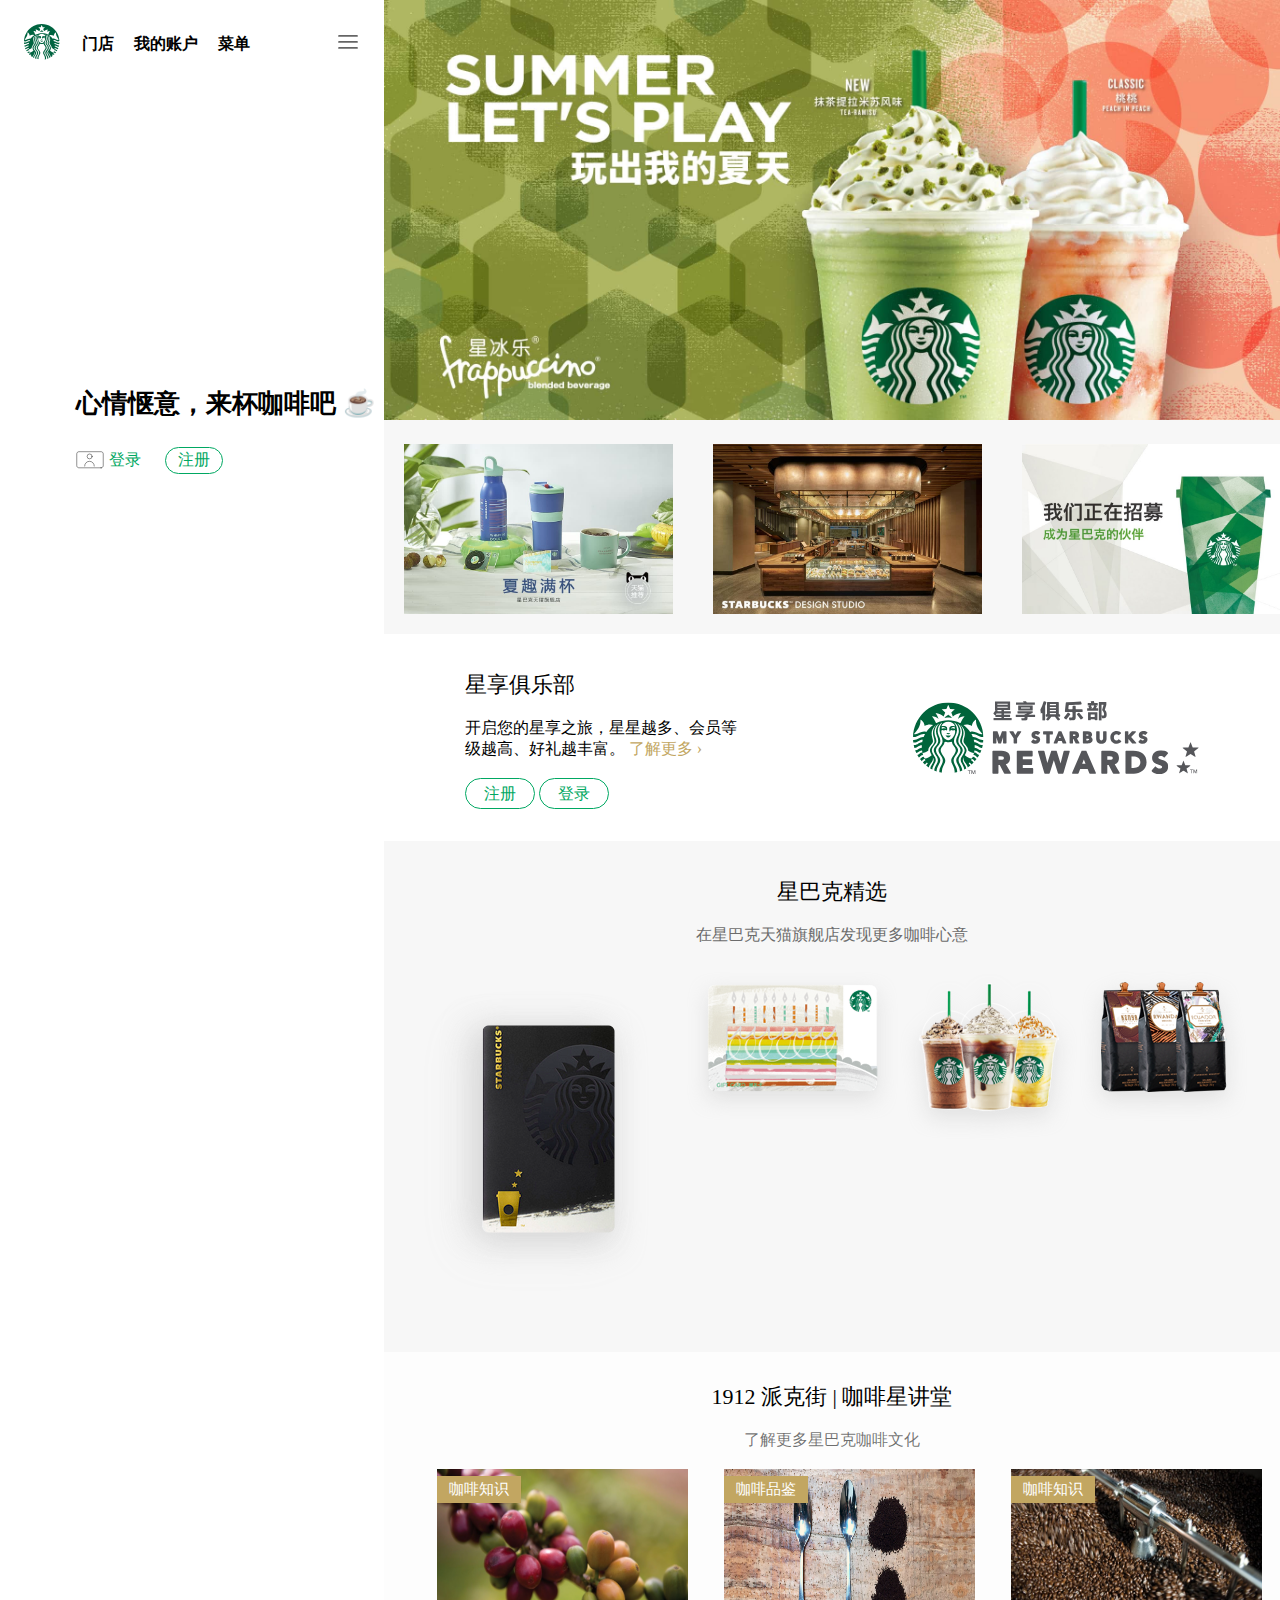
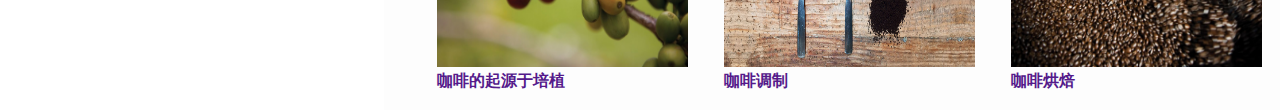
<file: starbucks/index.html>
<!DOCTYPE html>
<html lang="en">
<head>
    <meta charset="UTF-8">
    <meta name="viewport"
          content="width=device-width, user-scalable=no, initial-scale=1.0, maximum-scale=1.0, minimum-scale=1.0">
    <title>星巴克starbucks</title>
    <link rel="stylesheet" href="index.css">
</head>
<body>
    <nav id="nav">
        <div id="container">
            <header>
                <div class="primary">
                    <a href="" class="logo">
                        <img src="img/logo.svg" alt="">
                    </a>
                    <ul>
                        <li class="stores">
                            <a href="">门店</a>
                        </li>
                        <li class="account">
                            <a href="">我的账户</a>
                        </li>
                        <li class="menu">
                            <a href="">菜单</a>
                        </li>
                    </ul>
                </div>
                <div class="ham">
                    <a href="">
                        <img src="img/icon-hamburger.svg" alt="" class="hamburger">
                    </a>
                </div>
            </header>
        </div>
        <div class="body">
            <div class="display_1">
                <span>心情惬意，来杯咖啡吧&nbsp;☕</span>
            </div>
            <div class="display_2">
                <a href="" class="sign-in">
                    <img src="img/icon-account.svg" alt="">
                    <span>登录</span>
                </a>
                <a href="" class="button-small">
                    <span>注册</span>
                </a>
            </div>
        </div>
    </nav>
    <div id="img-box">
        <img src="img/kv-beve.jpg" alt="">
        <section class="promotion">
            <img src="img/22.jpg" alt="">
            <img src="img/33.jpg" alt="">
            <img src="img/44.jpg" alt="">
        </section>
        <section class="program">
            <div class="wrapper1">
                <h2 class="wrapper-mobile">
                    星享俱乐部
                </h2>
                <p class="right-wrapper-mobile">
                    开启您的星享之旅，星星越多、会员等级越高、好礼越丰富。
                    <a href="" class="button-link">
                        了解更多 ›
                    </a>
                </p>
                <p class="flex-wrap">
                    <a href="" class="home-signup">注册</a>
                    <a href="" class="home-login">登录</a>
                </p>
            </div>
            <div class="wrapper2">
                <img src="img/55.svg" alt="">
            </div>
        </section>
        <section class="tmall-center">
            <div class="wrapper1">
                <h2 class="wrapper-mobile">
                    星巴克精选
                </h2>
                <p class="light wrapper-mobile">
                    在星巴克天猫旗舰店发现更多咖啡心意
                </p>
            </div>
            <div class="wrapper2">
                <ul class="grid-column">
                    <li>
                        <img src="img/card-01.png" alt="" class="card-01">
                    </li>
                    <li>
                        <img src="img/card-02.png" alt=""class="card-02">
                    </li>
                    <li>
                        <img src="img/card-03.png" alt="" class="card-03">
                    </li>
                    <li>
                        <img src="img/card-04.png" alt="" class="card-04">
                    </li>
                </ul>
            </div>
        </section>
        <section class="coffeehouse">
            <div class="wrapper3">
                <h2 class="wrapper-mobile">1912 派克街 | 咖啡星讲堂</h2>
                <p class="light wrapper-mobile">了解更多星巴克咖啡文化</p>
            </div>
            <div class="scroll-wrapper3">
                <a href=""class="origin">
                    <img src="img/bottom-01.jpg" alt="">
                    <span class="tag1">咖啡知识</span>
                    <strong>咖啡的起源于培植</strong>
                </a>
                <a href="" class="mentals">
                    <img src="img/bottom-02.jpg" alt="">
                    <span class="tag2">咖啡品鉴</span>
                    <strong>咖啡调制</strong>
                </a>
                <a href="" class="roast">
                    <img src="img/bottom-03.jpg" alt="">
                    <span class="tag3">咖啡知识</span>
                    <strong>咖啡烘焙</strong>
                </a>
            </div>
        </section>
    </div>
</body>
</html>
</file>
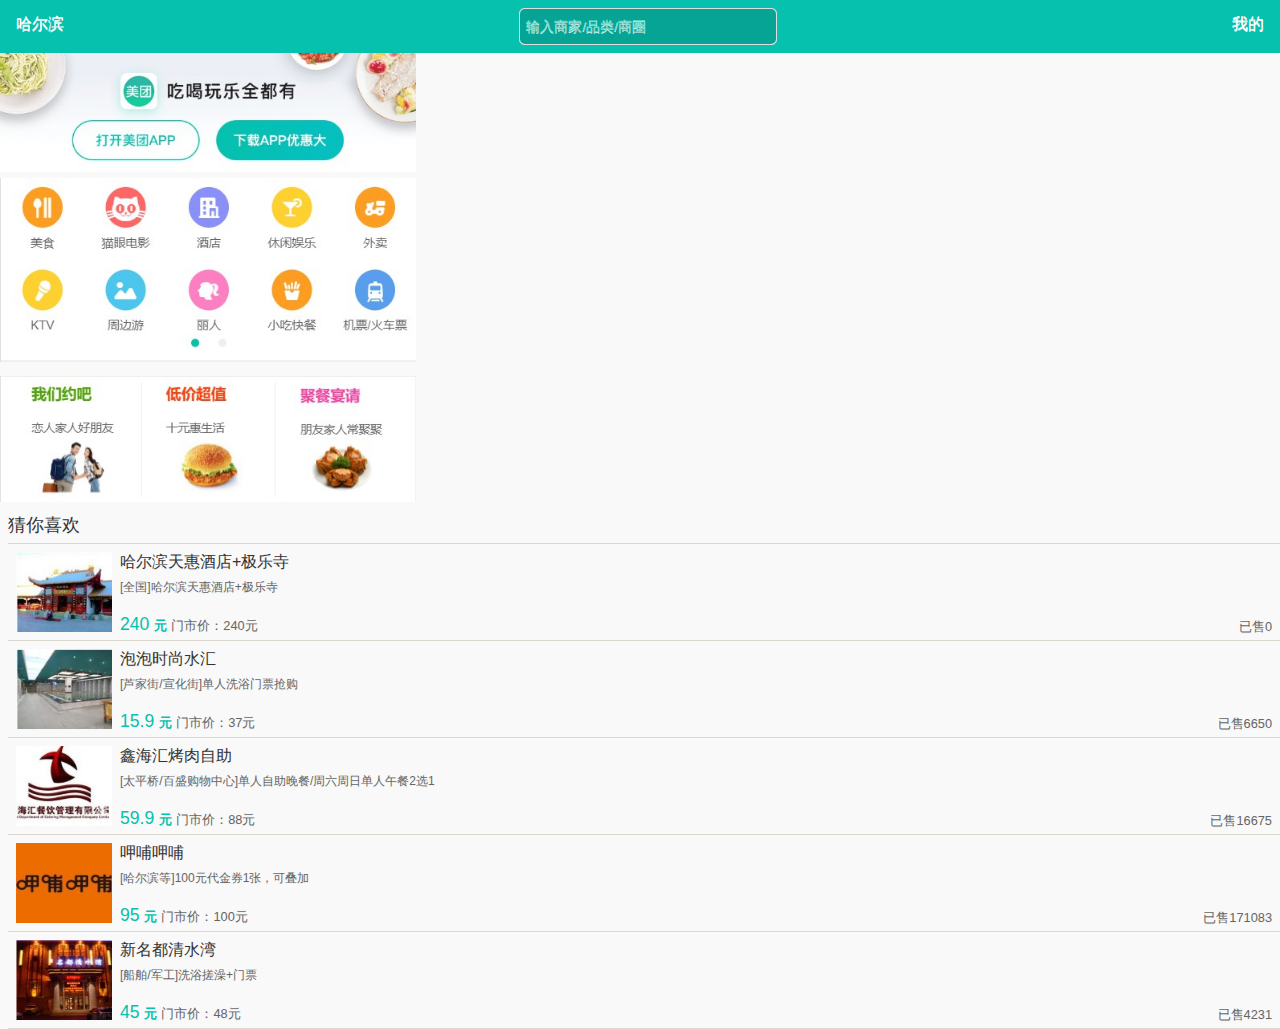
<file: 美团/index.html>
<!DOCTYPE html>
<html lang="en">
<head>
    <meta charset="UTF-8">
    <meta name="viewport"
          content="width=device-width, user-scalable=no, initial-scale=1.0, maximum-scale=1.0, minimum-scale=1.0">
    <title>Title</title>
    <script src="jquery-1.12.4.js"></script>
    <script src="jquery.mobile-1.4.5.js"></script>
    <link rel="stylesheet" href="jquery.mobile-1.4.5.min.css">
    <link rel="stylesheet" href="index.css">
</head>
<body>
    <header class="navbar header">
        <div class="nav-wrap-left">
            <span class="nav-city">
                哈尔滨
            </span>
        </div>
        <div class="box-search">
            <input type="text" placeholder="输入商家/品类/商圈">
        </div>
        <div class="nav-wrap-right">
            <span>我的</span>
        </div>
    </header>
    <div class="banner-load">
        <img src="img/1.jpg" alt="">
    </div>
    <div class="list-in">
        <img src="img/2.jpg" alt="" class="list1">
        <img src="img/3.jpg" alt="" class="list2">
    </div>
    <div class="daogou">
        <img src="img/4.jpg" alt="">
    </div>
    <div class="guesslike">
        <div class="like">
            <span>猜你喜欢</span>
        </div>
        <div class="like-what">
            <a href="" class="react1">
                <img src="img/6.jpg" alt="">
                <div class="dealcard">
                    <div class="dealcard-brand">
                        哈尔滨天惠酒店+极乐寺
                    </div>
                    <div class="dealcard-title">
                        [全国]哈尔滨天惠酒店+极乐寺
                    </div>
                    <div class="price">
                        <span class="strong">240</span>
                        <span class="strong-color">元</span>
                        <span class="price-normal">门市价：240元</span>
                    </div>
                </div>
                <div class="line-right">
                    已售0
                </div>
            </a>
            <a href="" class="react1">
                <img src="img/7.jpg" alt="">
                <div class="dealcard">
                    <div class="dealcard-brand">
                        泡泡时尚水汇
                    </div>
                    <div class="dealcard-title">
                        [芦家街/宣化街]单人洗浴门票抢购
                    </div>
                    <div class="price">
                        <span class="strong">15.9</span>
                        <span class="strong-color">元</span>
                        <span class="price-normal">门市价：37元</span>
                    </div>
                </div>
                <div class="line-right">
                    已售6650
                </div>
            </a>
            <a href="" class="react1">
                <img src="img/8.jpg" alt="">
                <div class="dealcard">
                    <div class="dealcard-brand">
                        鑫海汇烤肉自助
                    </div>
                    <div class="dealcard-title">
                        [太平桥/百盛购物中心]单人自助晚餐/周六周日单人午餐2选1
                    </div>
                    <div class="price">
                        <span class="strong">59.9</span>
                        <span class="strong-color">元</span>
                        <span class="price-normal">门市价：88元</span>
                    </div>
                </div>
                <div class="line-right">
                    已售16675
                </div>
            </a>
            <a href="" class="react1">
                <img src="img/9.jpg" alt="">
                <div class="dealcard">
                    <div class="dealcard-brand">
                        呷哺呷哺
                    </div>
                    <div class="dealcard-title">
                        [哈尔滨等]100元代金券1张，可叠加
                    </div>
                    <div class="price">
                        <span class="strong">95</span>
                        <span class="strong-color">元</span>
                        <span class="price-normal">门市价：100元</span>
                    </div>
                </div>
                <div class="line-right">
                    已售171083
                </div>
            </a>
            <a href="" class="react1">
                <img src="img/10.jpg" alt="">
                <div class="dealcard">
                    <div class="dealcard-brand">
                        新名都清水湾
                    </div>
                    <div class="dealcard-title">
                        [船舶/军工]洗浴搓澡+门票
                    </div>
                    <div class="price">
                        <span class="strong">45</span>
                        <span class="strong-color">元</span>
                        <span class="price-normal">门市价：48元</span>
                    </div>
                </div>
                <div class="line-right">
                    已售4231
                </div>

            </a>
        </div>
    </div>
    <script>
        /*$('.list-in').on('swipeleft', function () {
            $('.list-in .list').animate({left:-26},1000)
            console.log(111);
        })*/
        $('.list-in .list1').on('swipeleft', function () {
            $('.list-in .list1').hide();
            $('.list-in .list2').show();
        })
    </script>
</body>
</html>
</file>
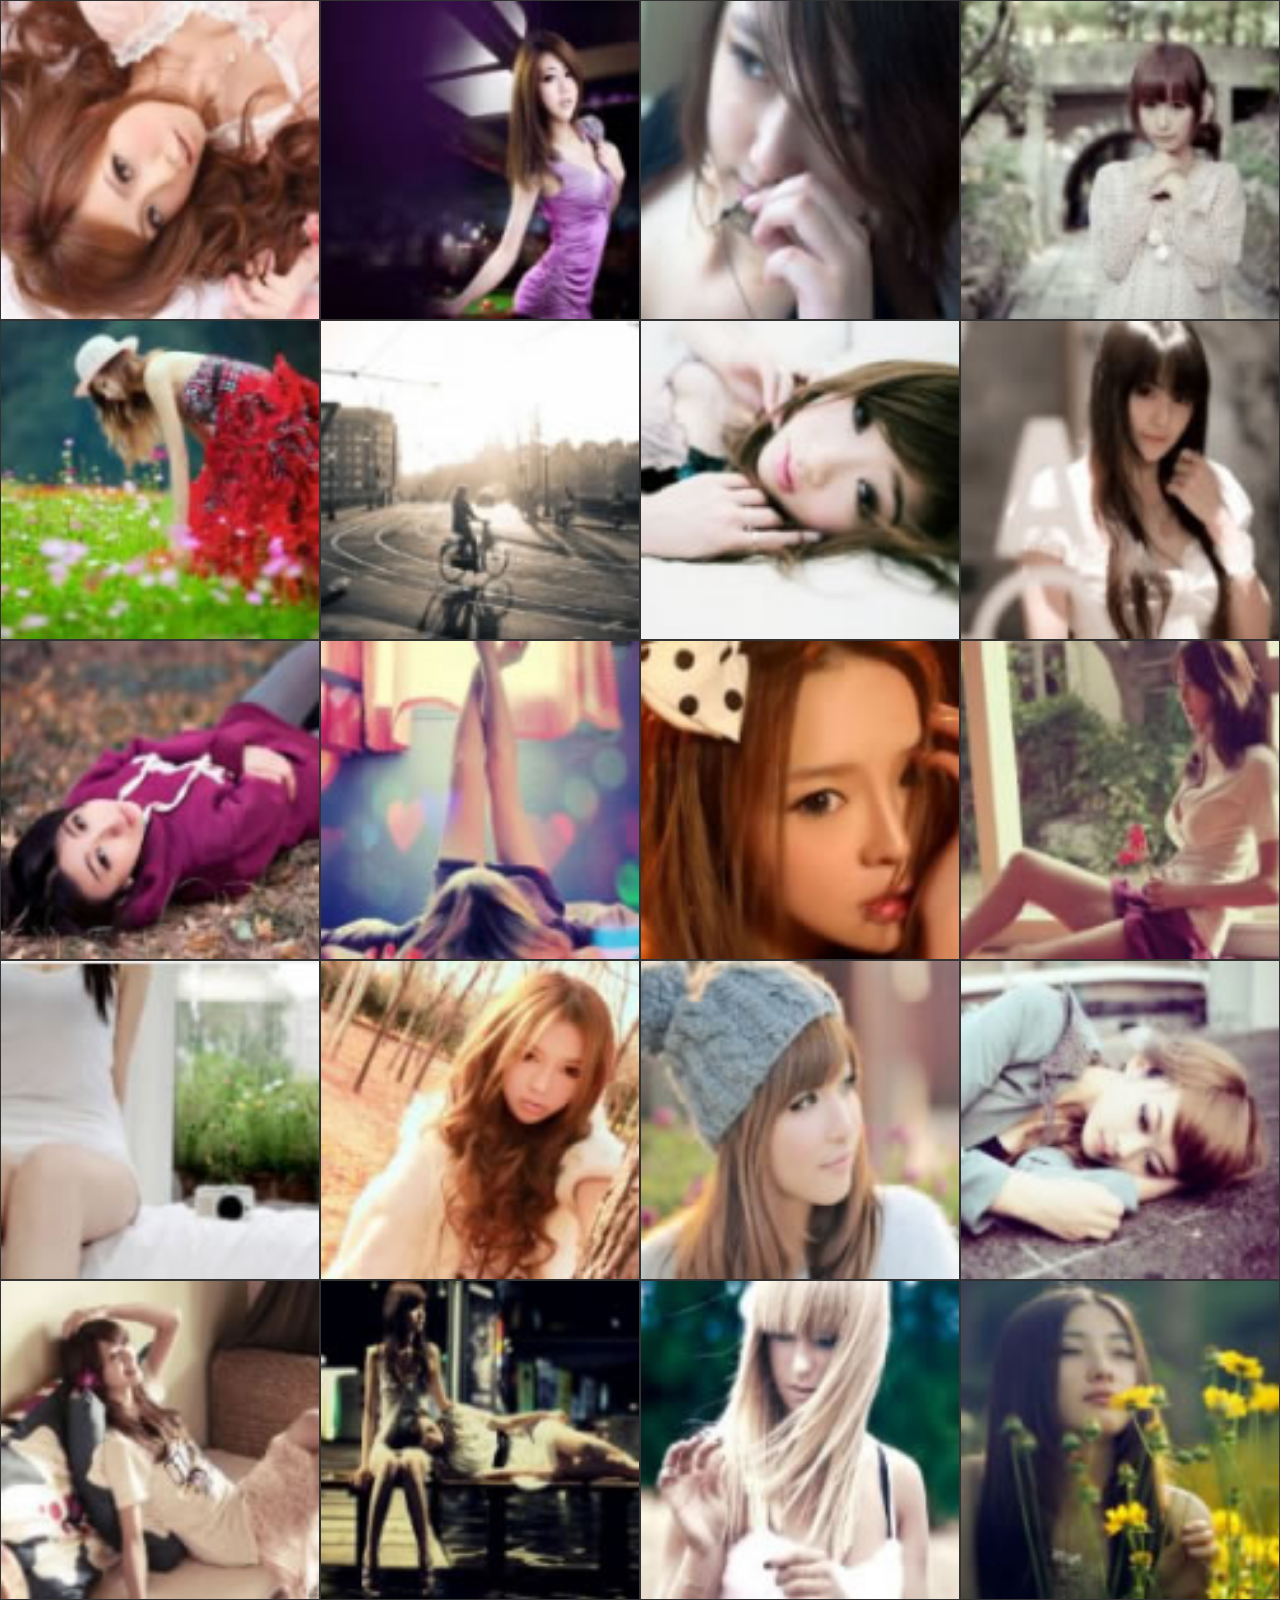
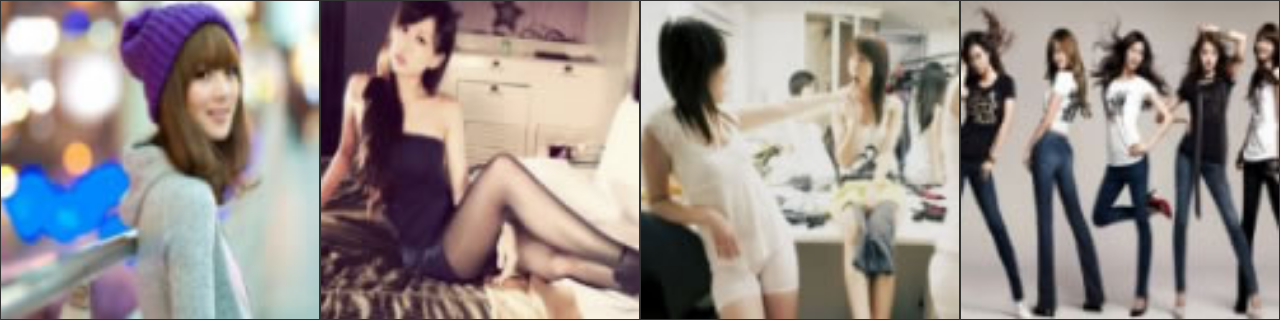
<file: jqueryMobile/仿手机相册/index.html>
<!DOCTYPE html>
<html lang="en">
<head>
    <meta charset="UTF-8">
    <meta name="viewport"
          content="width=device-width, user-scalable=no, initial-scale=1.0, maximum-scale=1.0, minimum-scale=1.0">
    <title>Title</title>
    <script src="jquery-1.12.4.js"></script>
    <script src="jquery.mobile-1.4.5.js"></script>
    <link rel="stylesheet" href="jquery.mobile-1.4.5.min.css">
    <style>
        *{
            margin: 0;
            padding: 0;
        }
        #container{
            font-size: 0;
        }
        #container img{
            width: 25%;
            border: 1px solid;
            box-sizing: border-box;
        }
        #big-img{
            position: fixed;
            left: 0;
            top: 0;
            right: 0;
            bottom: 0;
            background: #000 url(img/1.jpg) center center no-repeat;
            background-size: contain;
            display: none;
        }
    </style>
</head>
<body>
    <div id="container">

    </div>
    <div id="big-img">

    </div>
    <script>
        var html = '';
        var iNow = 0;
        for(var i=0; i<24; i++){
            html += '<img src="img/thumbs/'+ (i+1) +'.jpg">'
        }
        $('#container').append(html);
        /*$('#container img').on('touchstart',function () {
            var $index = $(this).index();
            $('#big-img').show().css('background-image', 'url("img/'+ ($index+1) +'.jpg")');
            $('#container').hide();
            iNow = $index;
        });*/
        $('#container img').on('tap',function (e) {
            var $index = $(this).index();
            $('#big-img').show().css('background-image', 'url("img/'+ ($index+1) +'.jpg")');
            $('#container').hide();
            e.preventDefault();
            iNow = $index;
        });
        $('#big-img').on('tap',function (e) {
            $('#big-img').hide();
            $('#container').show();
            e.preventDefault();
        });
        $('#big-img').on('swiperight', function () {
            iNow--;
            if(iNow == 0){
                iNow = 24;
            }
            $('#big-img').show().css('background-image', 'url("img/'+ iNow+'.jpg")');
        });
        $('#big-img').on('swipeleft', function () {
            iNow++;
            if(iNow == 25){
                iNow = 1;
            }
            $('#big-img').show().css('background-image', 'url("img/'+ iNow +'.jpg")');
        })
    </script>
</body>
</html>
</file>
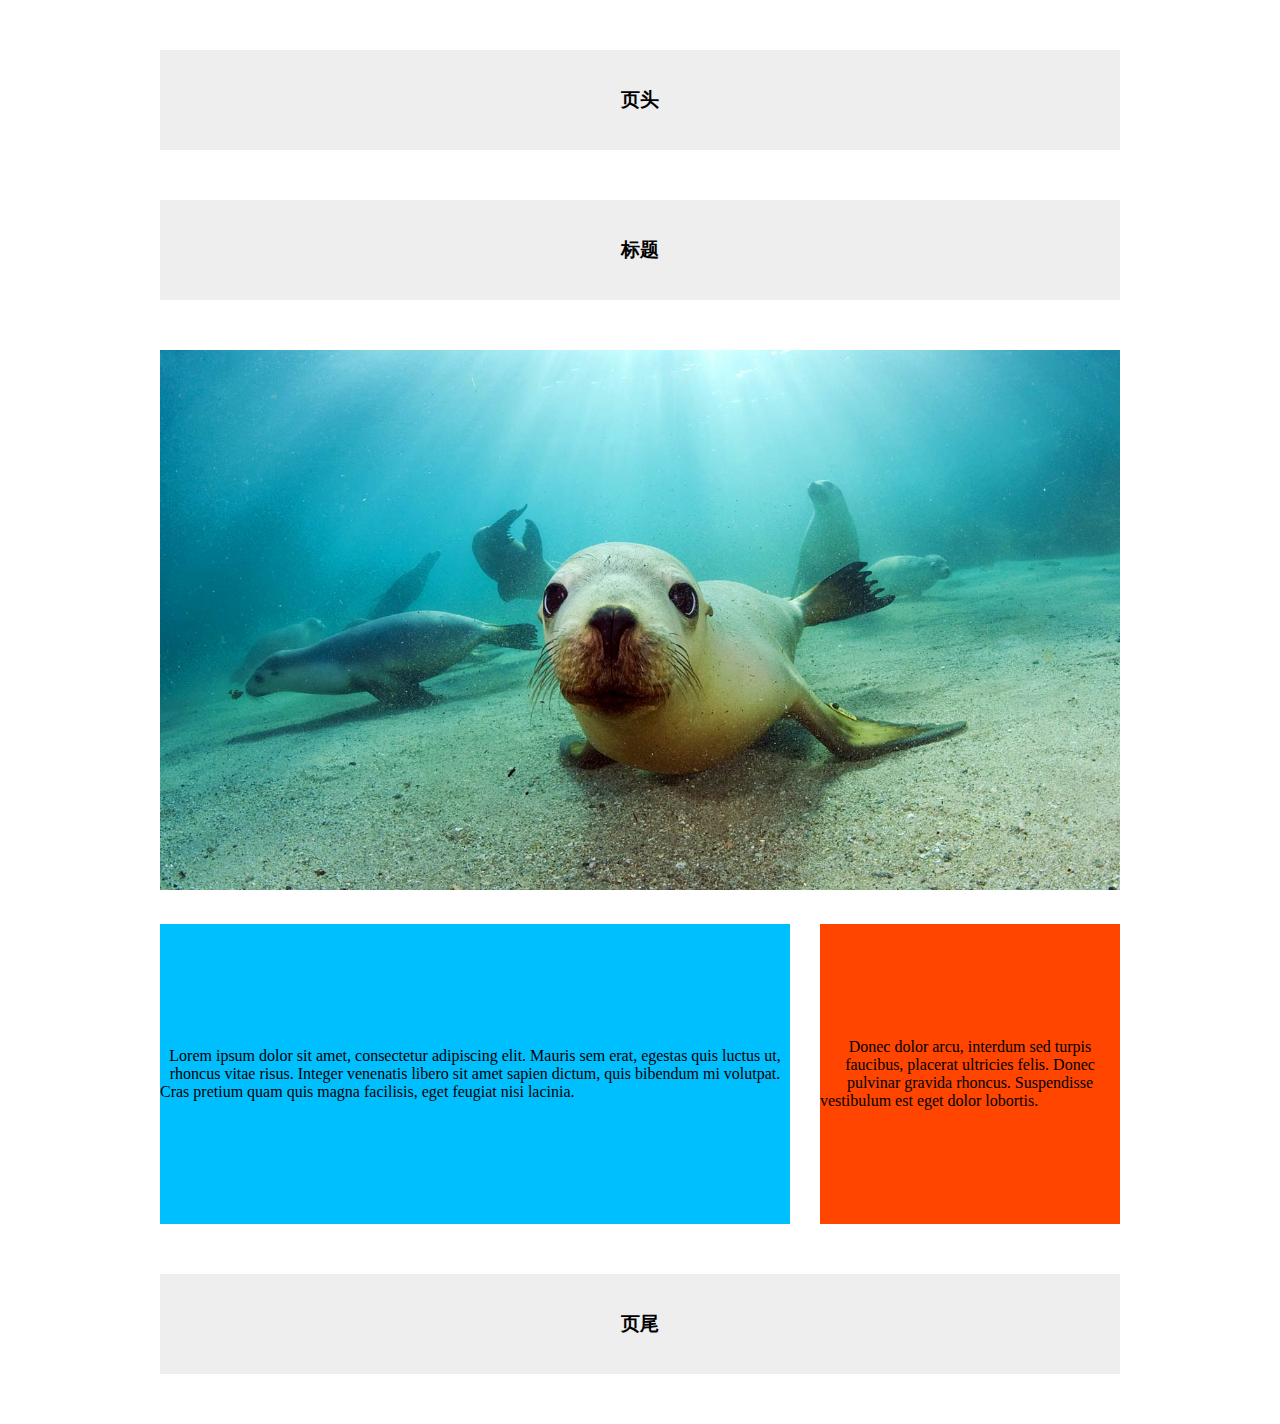
<file: 响应式/demo1（利用图片）.html>
<!DOCTYPE html>
<html lang="en">
<head>
    <meta charset="UTF-8">
    <meta name="viewport"
          content="width=device-width, user-scalable=no, initial-scale=1.0, maximum-scale=1.0, minimum-scale=1.0">
    <title>Title</title>
    <link rel="stylesheet" href="demo1.css">
</head>
<body>
    <h3>页头</h3>
    <h3>标题</h3>
    <div id="img-box">
        <img class="img_100" src="img/01.jpg" alt=""/>
        <img class="img_960" src="img/01_s_2x.jpg" alt=""/>
        <img class="img_480" src="img/01_s.jpg" alt=""/>
    </div>
    <div id="content">
        <div id="left">
            <p>
                Lorem ipsum dolor sit amet, consectetur adipiscing elit. Mauris sem erat, egestas quis luctus ut, rhoncus vitae risus. Integer venenatis libero sit amet sapien dictum, quis bibendum mi volutpat. Cras pretium quam quis magna facilisis, eget feugiat nisi lacinia.
            </p>
        </div>
        <div id="right">
            <p>
                Donec dolor arcu, interdum sed turpis faucibus, placerat ultricies felis. Donec pulvinar gravida rhoncus. Suspendisse vestibulum est eget dolor lobortis.
            </p>
        </div>
    </div>
    <h3>页尾</h3>
</body>
</html>
</file>
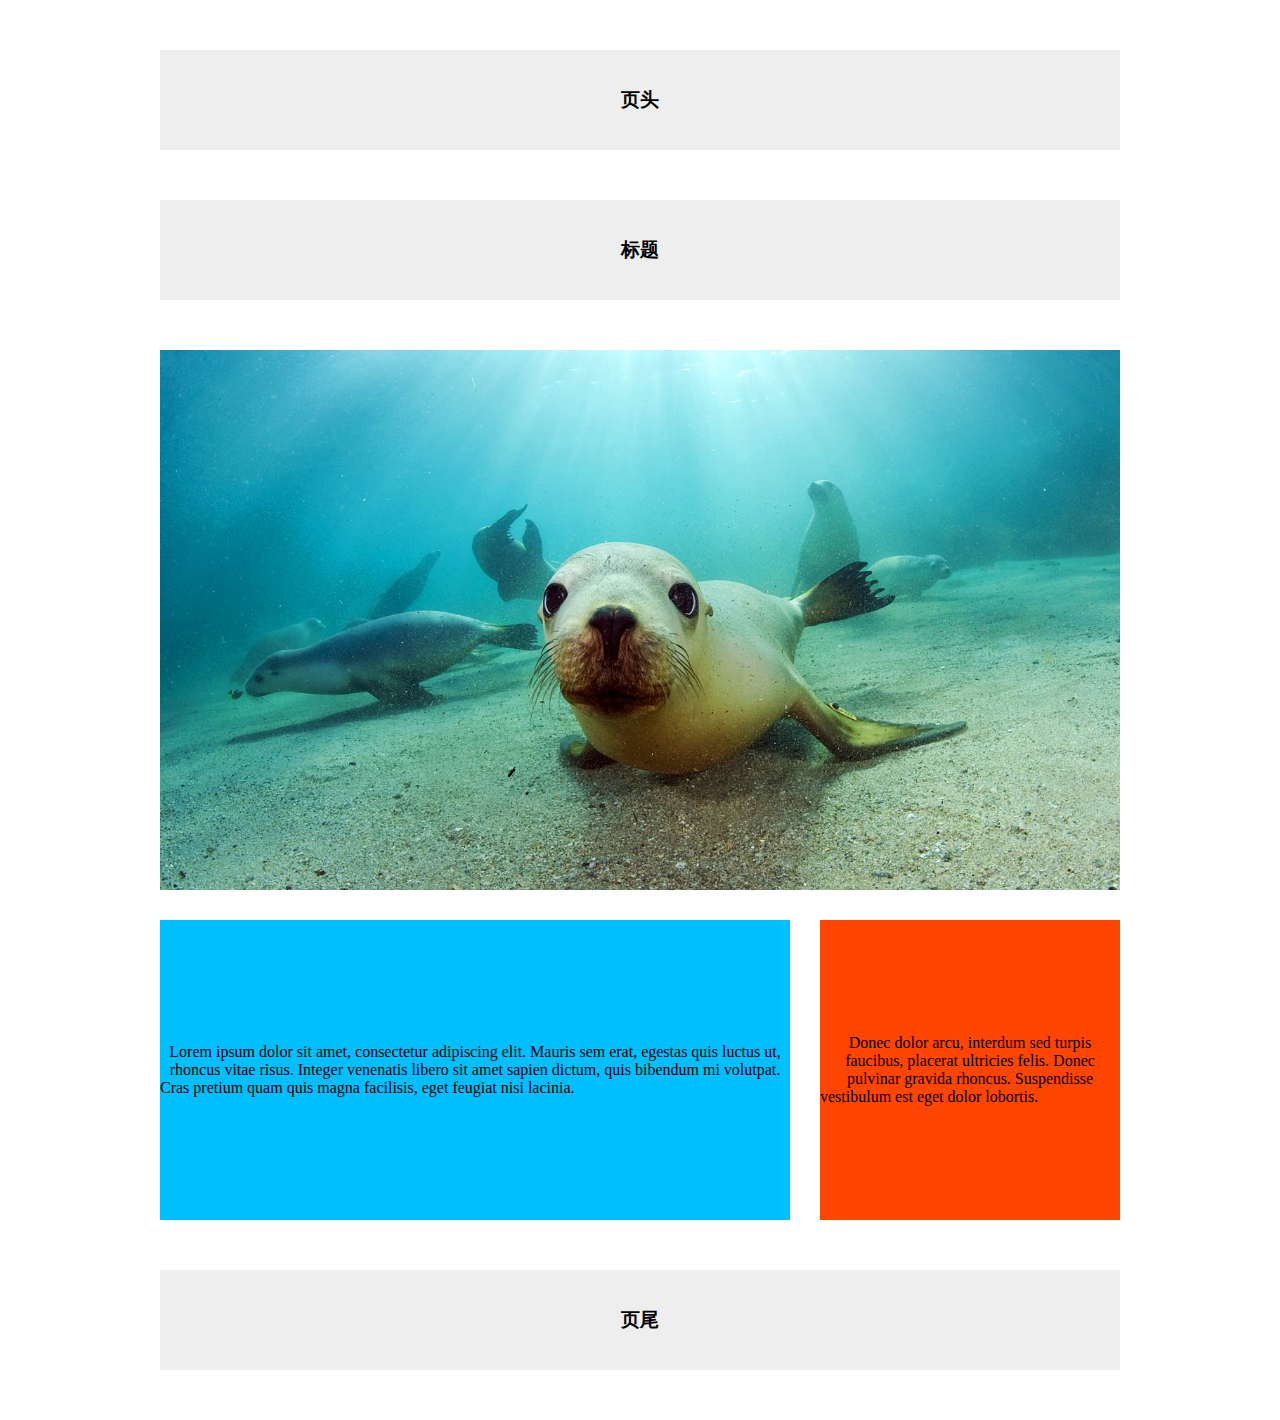
<file: 响应式/demo2（利用背景图）.html>
<!DOCTYPE html>
<html lang="en">
<head>
    <meta charset="UTF-8">
    <meta name="viewport"
          content="width=device-width, user-scalable=no, initial-scale=1.0, maximum-scale=1.0, minimum-scale=1.0">
    <title>Title</title>
    <link rel="stylesheet" href="demo2.css">
</head>
<body>
<h3>页头</h3>
<h3>标题</h3>
<div id="img-box">

</div>
<div id="content">
    <div id="left">
        <p>
            Lorem ipsum dolor sit amet, consectetur adipiscing elit. Mauris sem erat, egestas quis luctus ut, rhoncus vitae risus. Integer venenatis libero sit amet sapien dictum, quis bibendum mi volutpat. Cras pretium quam quis magna facilisis, eget feugiat nisi lacinia.
        </p>
    </div>
    <div id="right">
        <p>
            Donec dolor arcu, interdum sed turpis faucibus, placerat ultricies felis. Donec pulvinar gravida rhoncus. Suspendisse vestibulum est eget dolor lobortis.
        </p>
    </div>
</div>
<h3>页尾</h3>
</body>
</html>
</file>
<file: starbucks/index.css>
/*1025px  640px*/
*{
    margin: 0;
    padding: 0;
}
li{
    list-style: none;
}
a{
    text-decoration: none;
}
body{
    display: flex;
}
html{
    height:100%;
}
#nav{
    width: 30%;
    flex-direction: row;
    /*height: 100%;*/
}
header .logo img{
    width: 36px;
    height: 36px;
}
header{
    display: flex;
    justify-content: space-between;
    align-items: center;
    padding: 24px;
}
header .primary{
    display: flex;
}
header .primary ul{
    display: flex;
    align-items: center;
    margin-left: 12px;
}
header ul a{
    padding: 5px 10px;
    font-weight: 700;
    color: #000;
    cursor: pointer;
}
.body span{
    font-size: 26px;
    font-weight: 700;
}
.body .display_2 a{
    color: #00A862;
}
.body .display_2 span{
    font-size: 16px;
    font-weight: 400;
}
.body{
    display: flex;
    flex-direction: column;
    margin-left: 76px;
    justify-content: center;
    height: 40%;
}
.display_2 .sign-in{
    margin-right: 24px;
}
.display_2 .button-small{
    border: 1px solid #00A862;
    border-radius: 48px;
    font-weight: 500;
    padding:2px 12px;
}
.display_2{
    padding-top: 25px;
    display: flex;
    align-items: center;
}
.sign-in{
    display: flex;
    align-items: center;
}
.sign-in span{
    margin-left: 5px;
}
#img-box{
    width: 70%;
    background: #f7f7f7;
    flex-direction: row;
    overflow: scroll;
}
#img-box::-webkit-scrollbar{
    display: none;
}
#img-box img{
    width: 100%;
}
#img-box .promotion{
    display: flex;
    justify-content: space-between;
}
#img-box .promotion > img{
    width: 30%;
    height: 30%;
    padding: 20px;
}
.program{
    display: flex;
    justify-content: space-around;
    background-color: #fff;
}
.program .wrapper1{
    padding-top: 36px;
    padding-bottom: 36px;
    width: 32%;
}
.program .wrapper2{
    width: 32%;
}
.program h2{
    font-size: 22px;
    font-weight: 400;
    margin-bottom: 18px;
}
.program .right-wrapper-mobile{
    margin-bottom: 24px;
}
.program .wrapper2{
    display: flex;
    align-items: center;
}
.program .right-wrapper-mobile a{
    color: #C2A661;
}
.program .flex-wrap a{
    border: 1px solid #00A862;
    border-radius: 48px;
    box-sizing: border-box;
    color: #00A862;
    font-weight: 500;
    padding: 6px 18px;
}




.tmall-center{
    display: flex;
    flex-direction: column;
    /*justify-content: center;*/
    align-items: center;
    padding-top:36px;
    padding-bottom:36px;
    background: #f7f7f7;
}
.tmall-center .wrapper-mobile{
    margin-bottom:18px;
}
.tmall-center .wrapper1 h2{
    font-size: 22px;
    font-weight:400;
}
.tmall-center .wrapper1 p{
    font-size: 16px;
    font-weight: 400;
    color: #6c6c6c;
}
.tmall-center .light{
    margin-bottom:24px;
}
.tmall-center .wrapper1{
    display: flex;
    flex-direction:column;
    align-items: center;
}
.tmall-center .wrapper2 .grid-column{
    display: flex;
    justify-content: space-between;
}



.coffeehouse{
    display: flex;
    flex-direction: column;
    align-items: center;
    background-color: #fdfdfd;
}
.coffeehouse h2{
    margin-top:30px;
    margin-bottom:18px;
    font-weight: 400;
    font-size: 22px;
}
.coffeehouse .wrapper3 p{
    color: rgba(0, 0, 0, 0.56);
    text-align: center;
}
.coffeehouse .scroll-wrapper3{
    display: flex;
    justify-content: flex-end;
}
.coffeehouse .scroll-wrapper3 a{
    width: 28%;
    padding:18px;
}
.coffeehouse .scroll-wrapper3 .origin,.coffeehouse .scroll-wrapper3 .mentals,.coffeehouse .scroll-wrapper3 .roast{
    position: relative;
}
.coffeehouse .scroll-wrapper3 .tag1,.coffeehouse .scroll-wrapper3 .tag2,.coffeehouse .scroll-wrapper3 .tag3{
    font-size: 15px;
    background: #C2A661;
    color: #FFF;
    position: absolute;
    padding: 4px 12px;
    left: 18px;
    top: 25px;
}
.coffeehouse .scroll-wrapper3 img{
    height: 198px;
}
</file>
<file: 美团/index.css>
*{
    margin: 0;
    padding: 0;
}
a{
    text-decoration: none;
}
body{
    font-family: "Helvetica Neue",Helvetica,Arial,sans-serif;
    display: flex;
    flex-direction: column;
}
header{
    display: flex;
    justify-content: space-between;
    background-color: #06c1ae;
    height:3.3rem;
}
.navbar{
    position: sticky;
    top: 0;
}
header .nav-wrap-left,header .nav-wrap-right{
    color: #fff;
    font-size:1rem;
    line-height: 3rem;
    margin-left: 1rem;
    margin-right:1rem;
}
header .box-search input{
    width: 16rem;
    background: #05a494;
}
header .box-search input::-webkit-input-placeholder{
    color: #68dbce;
    font-size: 0.85rem;
    font-weight: lighter;
}
.banner-load img{
    width: 26rem;
}
.list-in img{
    width:26rem;
    height:11.5rem;
}
.list-in .list2{
    display: none;
}
.daogou{
    margin-top:0.5rem;
}
.daogou img{
    width: 26rem;
}
.guesslike{
    /*border-top: 1px solid #DDD8CE;*/
    border-bottom: 1px solid #DDD8CE;
    margin-top: .4rem;
    padding-left: .5rem;
}
.guesslike .like{
    color: #333;
    padding-bottom: .4rem;
    font-size: 1.1rem;
    border-bottom: 1px solid #DDD8CE;
}
.guesslike img{
    padding: .5rem;
    width: 6rem;
    height: 5rem;
}
.guesslike .like-what a{
    border-bottom: 1px solid #DDD8CE;
}
.guesslike .like-what{
    display: flex;
    flex-direction: column;
}
.guesslike .react1{
    display: flex;
}
.guesslike .react1 .dealcard-brand{
    padding-top: .5rem;
    margin-bottom: .12rem;
    font-size: 1rem;
    font-weight: 400;
    color: #333;
}
.guesslike .react1 .dealcard-title{
    font-size: .75rem;
    height: .68rem;
    margin-bottom: 1.4rem;
    color: #666;
    font-weight:400;
    padding-top: .3rem;
}
.guesslike .strong{
    font-size: 1.1rem;
    color: #06c1ae;
    font-weight: 500;
}
.guesslike .strong-color{
    font-size: .8rem;
    color: #06c1ae;
}
.guesslike .price-normal{
    font-size: .8rem;
    color: #666;
    font-weight: 400;
}
.guesslike .react1{
    position: relative;
}
.guesslike .line-right{
    position: absolute;
    bottom: .3rem;
    right: .5rem;
    color: #666;
    font-size: .8rem;
    font-weight: 400;
}
</file>
<file: 响应式/demo1.css>
*{
    margin: 0;
    padding: 0;
}
h3{
    width: 960px;
    height: 100px;
    background: #eee;
    text-align: center;
    line-height: 100px;
    margin: 50px auto;
}
#img-box{
    width: 960px;
    margin:0 auto;
}
#img-box img{
    width: 100%;
}
#img-box .img_960,#img-box .img_480{
    display: none;
}
#content{
    width: 960px;
    margin: 0 auto;
    margin-top: 30px;
    overflow: hidden;
}
#left{
    width: 630px;
    height: 300px;
    background: deepskyblue;
    float: left;
    display: table;
}
#left p,#right p{
    display: table-cell;
    vertical-align: middle;
    text-align: center;
    text-align-last: left;
}
#right{
    width: 300px;
    height: 300px;
    float: right;
    background: orangered;
    display: table;
}
@media screen and (max-width: 960px){
    h3{
        width: 100%;
    }
    #img-box{
        width: 100%;
    }
    #img-box .img_960{
        display: block;
    }

    #img-box .img_480,#img-box .img_100{
        display: none;
    }
    #content{
        width: 100%;
    }
    #left{
        width: 66%;
    }
    #right{
        width: 31%;
    }
}
@media screen and (max-width: 480px){
    #img-box .img_480{
        display: block;
    }

    #img-box .img_960,#img-box .img_100{
        display: none;
    }
    #left,#right{
        width: 100%;
    }
}
</file>
<file: 响应式/demo2.css>
*{
    margin: 0;
    padding: 0;
}
h3{
    width: 960px;
    height: 100px;
    background: #eee;
    text-align: center;
    line-height: 100px;
    margin: 50px auto;
}
#img-box{
    width: 960px;
    margin:0 auto;
    background: url("img/01.jpg") no-repeat;
    background-size: 100%;
    height: 540px;
}
#img-box img{
    width: 100%;
}
#content{
    width: 960px;
    margin: 0 auto;
    margin-top: 30px;
    overflow: hidden;
}
#left{
    width: 630px;
    height: 300px;
    background: deepskyblue;
    float: left;
    display: table;
}
#left p,#right p{
    display: table-cell;
    vertical-align: middle;
    text-align: center;
    text-align-last: left;
}
#right{
    width: 300px;
    height: 300px;
    float: right;
    background: orangered;
    display: table;
}
@media screen and (max-width: 960px){
    h3{
        width: 100%;
    }
    #img-box{
        width: 100%;
        background-image: url('img/01_s_2x.jpg');
        height:56vw;    /*vw视口宽度的百分比  vh视口高度的百分比*/
    }
    #content{
        width: 100%;
    }
    #left{
        width: 66%;
    }
    #right{
        width: 31%;
    }
}
@media screen and (max-width: 480px){
    #left,#right{
        width: 100%;
    }
    #img-box{
        width: 100%;
        background-image: url('img/01_s.jpg');
        padding-top: 56%;
        height: 0;
    }
}
</file>
